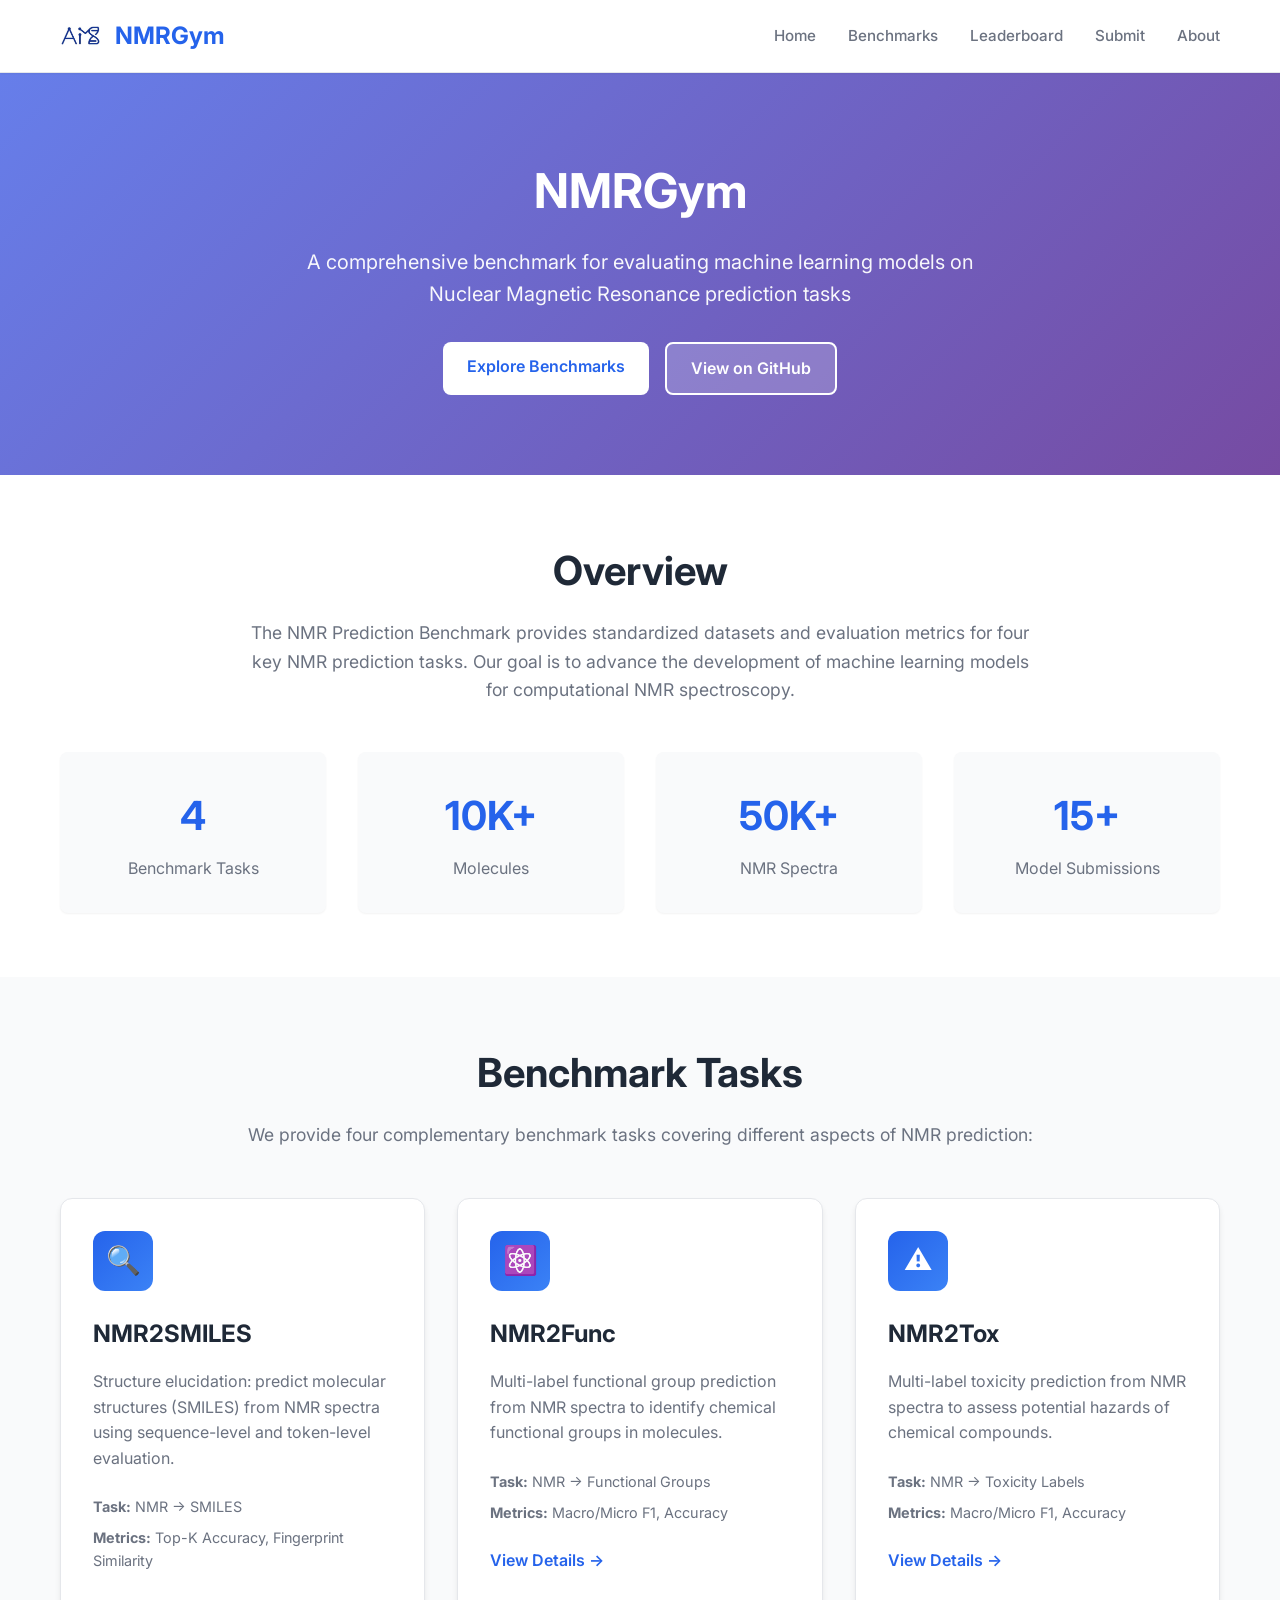
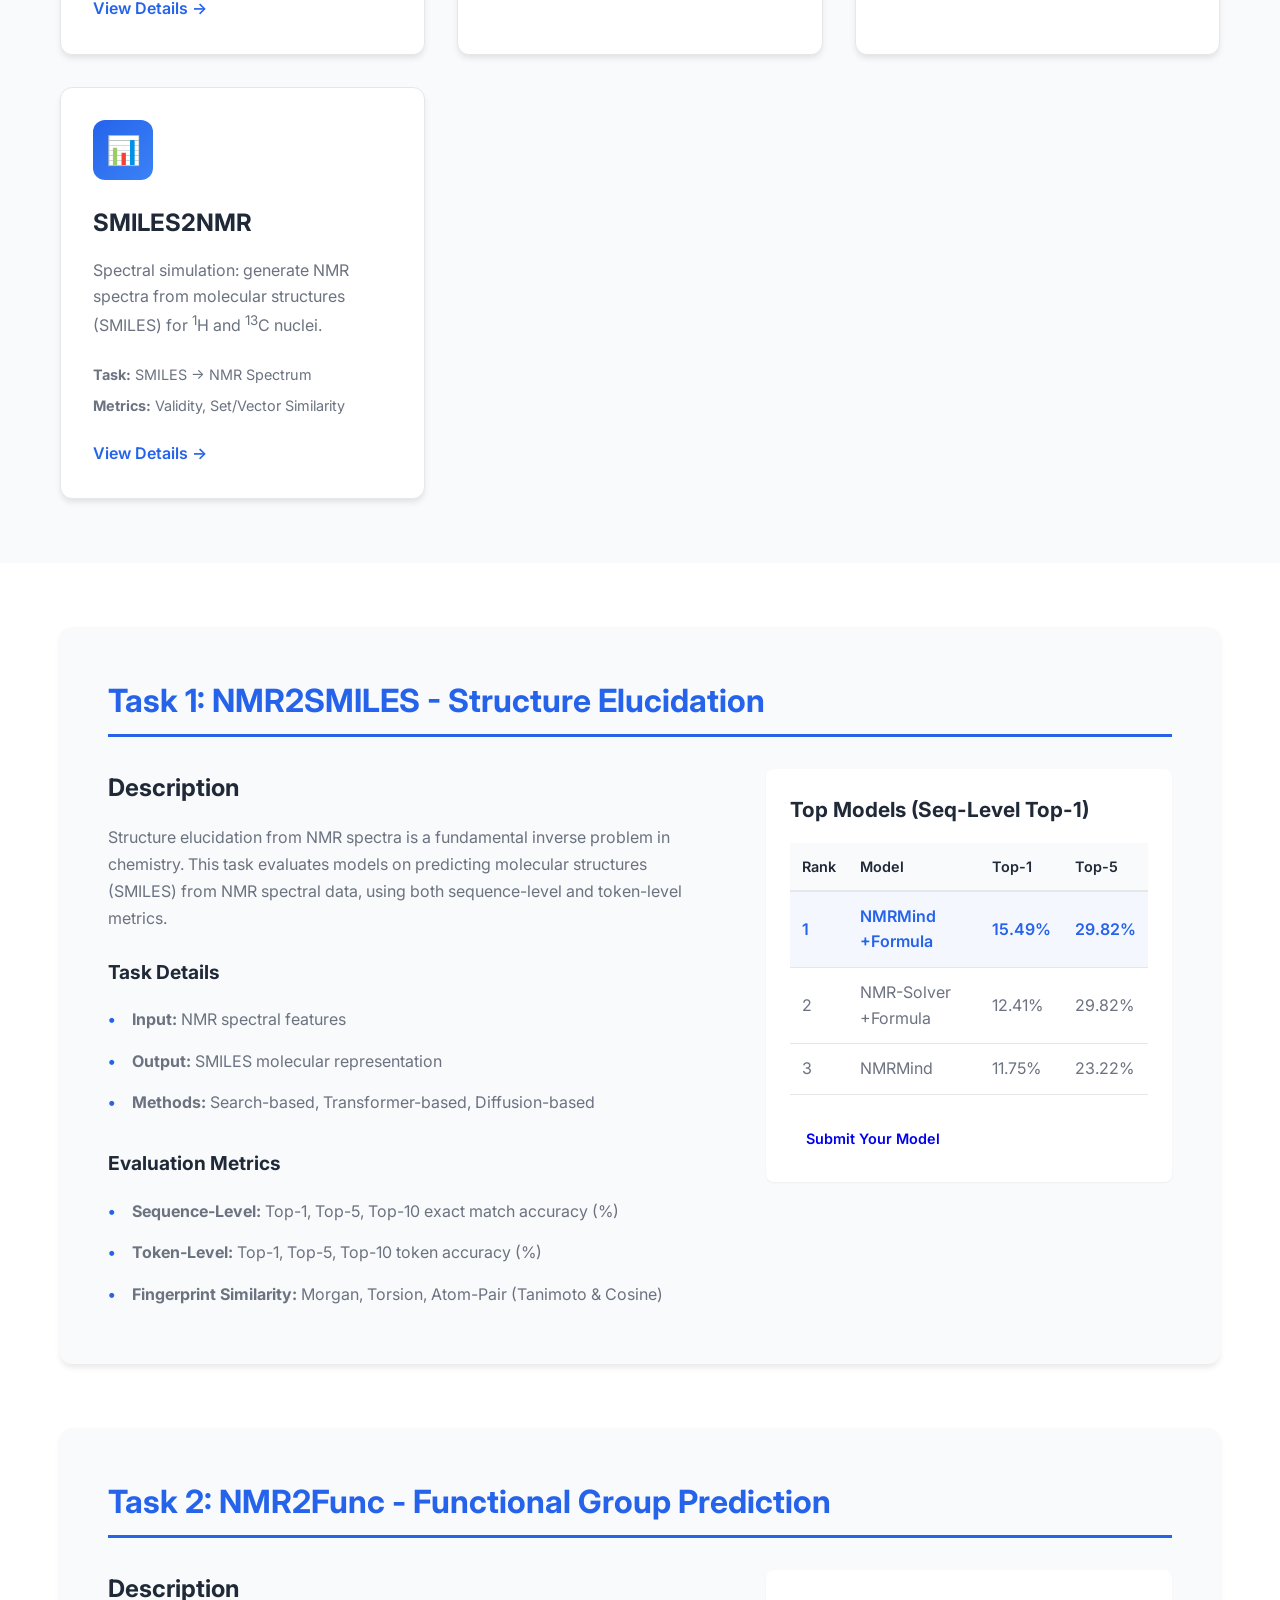
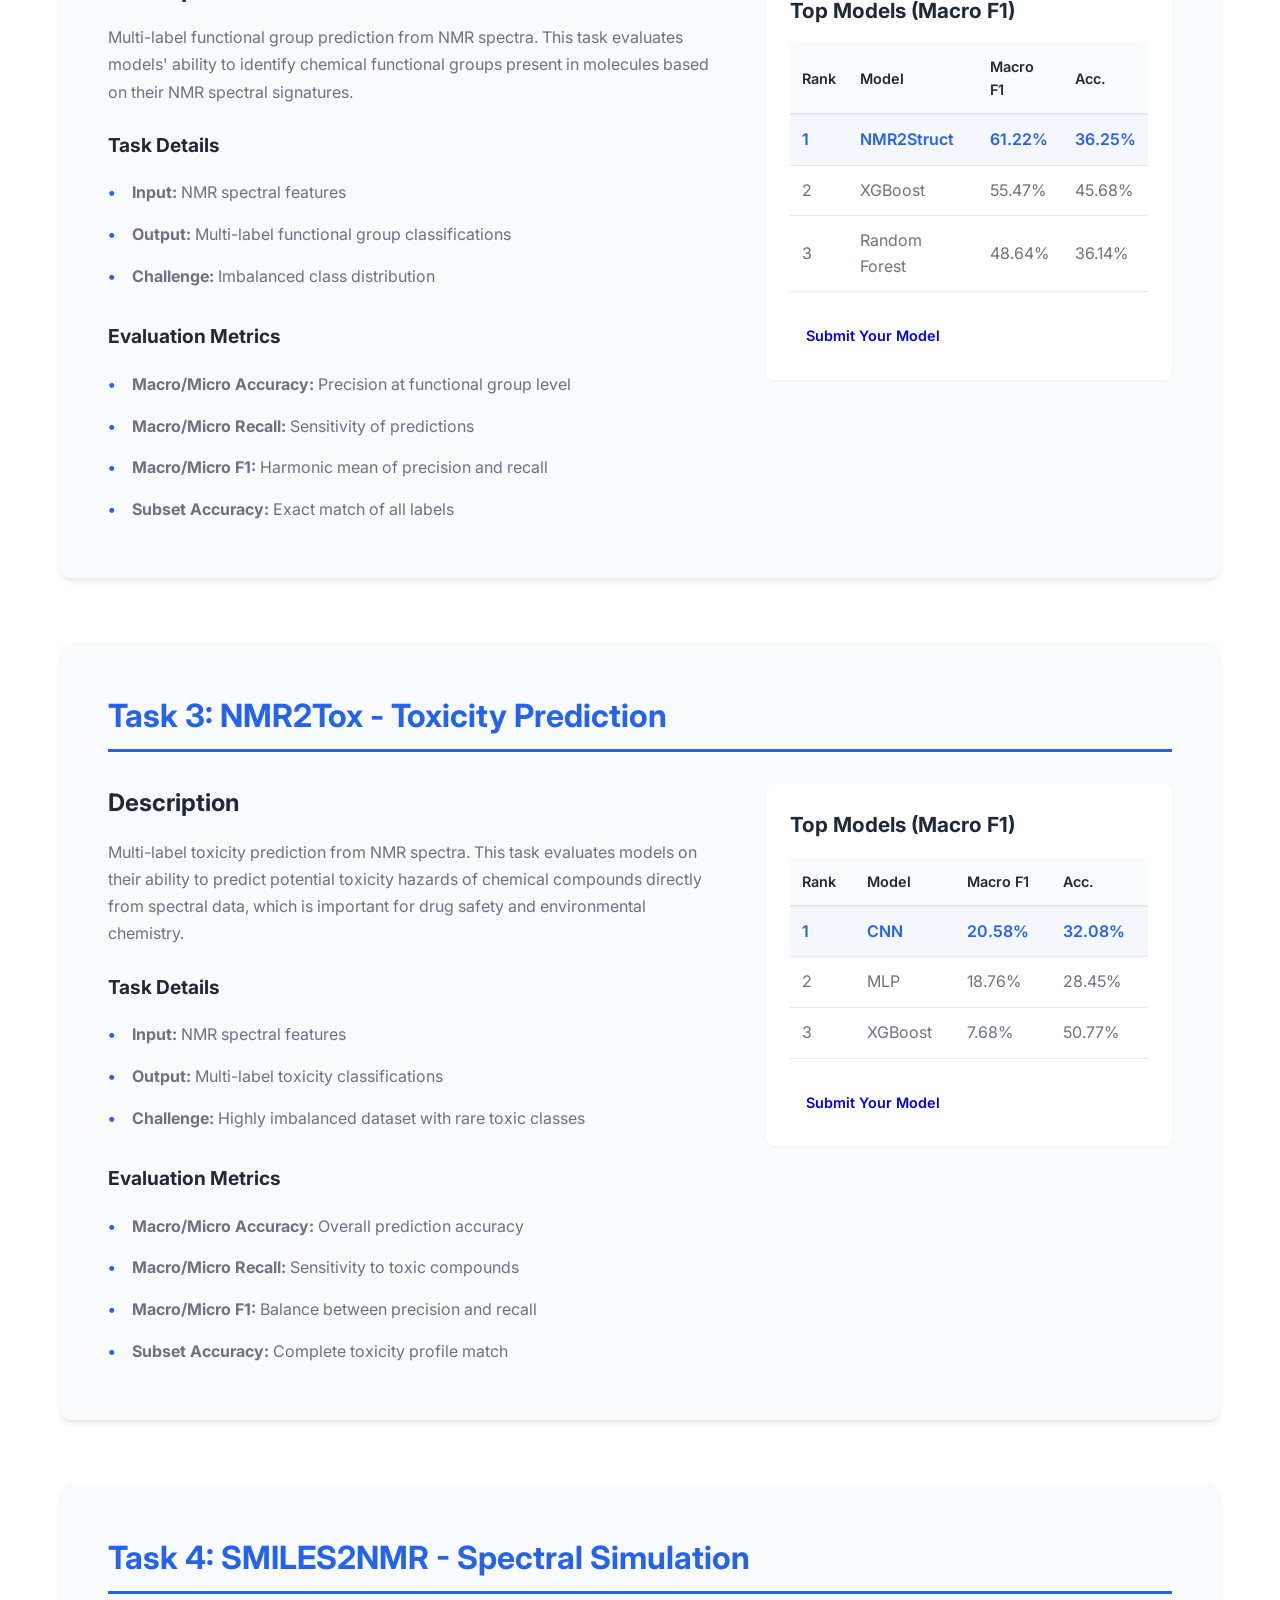
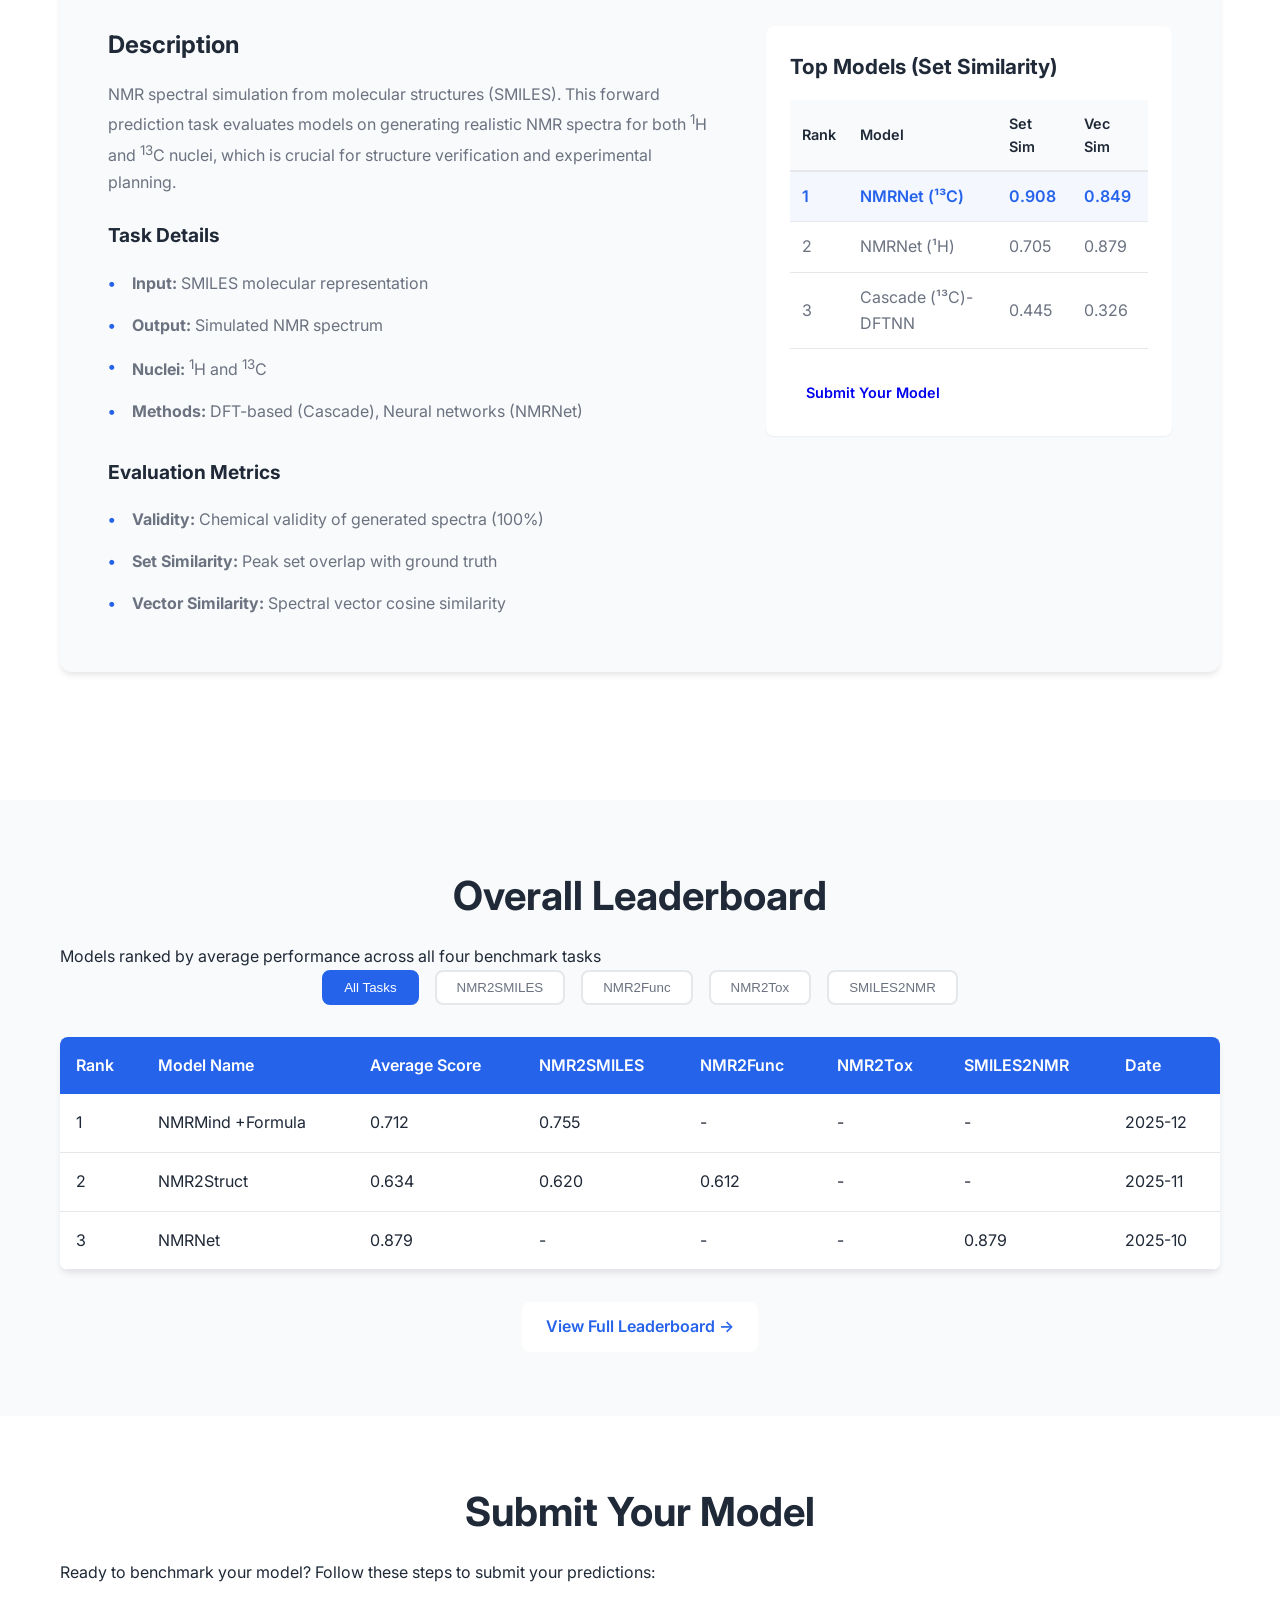
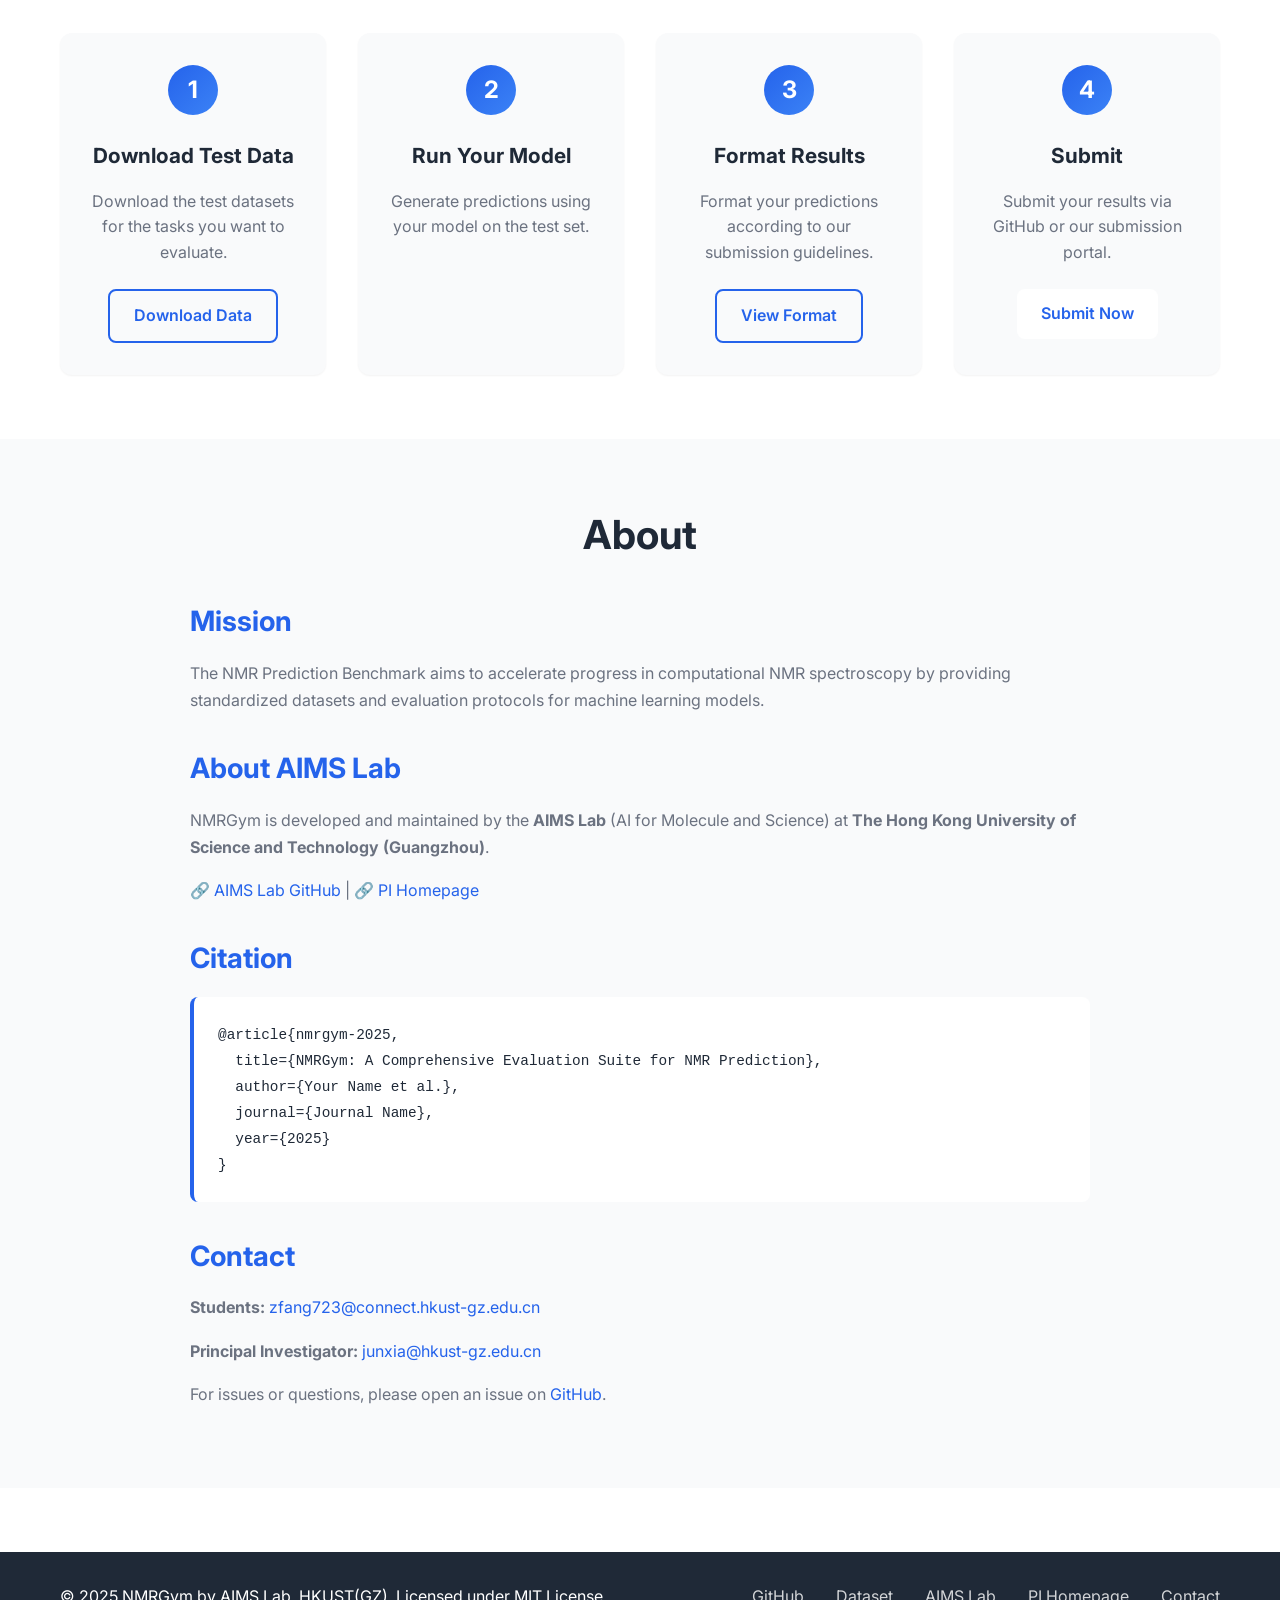
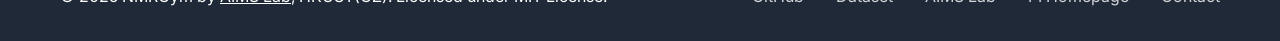
<file: index.html>
<!DOCTYPE html>
<html lang="en">
<head>
    <meta charset="UTF-8">
    <meta name="viewport" content="width=device-width, initial-scale=1.0">
    <title>NMRGym - NMR Prediction Benchmark</title>
    <link rel="stylesheet" href="css/style.css">
    <link href="https://fonts.googleapis.com/css2?family=Inter:wght@300;400;500;600;700&display=swap" rel="stylesheet">
</head>
<body>
    <!-- Header -->
    <header class="header">
        <div class="container">
            <div class="logo">
                <img src="images/aimslab.jpg" alt="AIMS Lab" style="height: 40px; margin-right: 15px;">
                <h1>NMRGym</h1>
            </div>
            <nav class="nav">
                <a href="#home">Home</a>
                <a href="#benchmarks">Benchmarks</a>
                <a href="leaderboard.html">Leaderboard</a>
                <a href="#submit">Submit</a>
                <a href="#about">About</a>
            </nav>
        </div>
    </header>

    <!-- Hero Section -->
    <section class="hero" id="home">
        <div class="container">
            <h1 class="hero-title">NMRGym</h1>
            <p class="hero-subtitle">A comprehensive benchmark for evaluating machine learning models on Nuclear Magnetic Resonance prediction tasks</p>
            <div class="hero-buttons">
                <a href="#benchmarks" class="btn btn-primary">Explore Benchmarks</a>
                <a href="https://github.com/Meaw0415/NMRGym-Benchmark" class="btn btn-secondary" target="_blank">View on GitHub</a>
            </div>
        </div>
    </section>

    <!-- Overview Section -->
    <section class="overview">
        <div class="container">
            <h2>Overview</h2>
            <p>The NMR Prediction Benchmark provides standardized datasets and evaluation metrics for four key NMR prediction tasks. Our goal is to advance the development of machine learning models for computational NMR spectroscopy.</p>

            <div class="stats">
                <div class="stat-item">
                    <h3>4</h3>
                    <p>Benchmark Tasks</p>
                </div>
                <div class="stat-item">
                    <h3>10K+</h3>
                    <p>Molecules</p>
                </div>
                <div class="stat-item">
                    <h3>50K+</h3>
                    <p>NMR Spectra</p>
                </div>
                <div class="stat-item">
                    <h3>15+</h3>
                    <p>Model Submissions</p>
                </div>
            </div>
        </div>
    </section>

    <!-- Benchmarks Section -->
    <section class="benchmarks" id="benchmarks">
        <div class="container">
            <h2>Benchmark Tasks</h2>
            <p class="section-intro">We provide four complementary benchmark tasks covering different aspects of NMR prediction:</p>

            <div class="benchmark-grid">
                <!-- Task 1: NMR2SMILES - Structure Elucidation -->
                <div class="benchmark-card">
                    <div class="benchmark-icon">
                        <span>🔍</span>
                    </div>
                    <h3>NMR2SMILES</h3>
                    <p class="benchmark-desc">Structure elucidation: predict molecular structures (SMILES) from NMR spectra using sequence-level and token-level evaluation.</p>
                    <div class="benchmark-stats">
                        <span><strong>Task:</strong> NMR → SMILES</span>
                        <span><strong>Metrics:</strong> Top-K Accuracy, Fingerprint Similarity</span>
                    </div>
                    <a href="#task1" class="benchmark-link">View Details →</a>
                </div>

                <!-- Task 2: NMR2Func - Functional Group Prediction -->
                <div class="benchmark-card">
                    <div class="benchmark-icon">
                        <span>⚛️</span>
                    </div>
                    <h3>NMR2Func</h3>
                    <p class="benchmark-desc">Multi-label functional group prediction from NMR spectra to identify chemical functional groups in molecules.</p>
                    <div class="benchmark-stats">
                        <span><strong>Task:</strong> NMR → Functional Groups</span>
                        <span><strong>Metrics:</strong> Macro/Micro F1, Accuracy</span>
                    </div>
                    <a href="#task2" class="benchmark-link">View Details →</a>
                </div>

                <!-- Task 3: NMR2Tox - Toxicity Prediction -->
                <div class="benchmark-card">
                    <div class="benchmark-icon">
                        <span>⚠️</span>
                    </div>
                    <h3>NMR2Tox</h3>
                    <p class="benchmark-desc">Multi-label toxicity prediction from NMR spectra to assess potential hazards of chemical compounds.</p>
                    <div class="benchmark-stats">
                        <span><strong>Task:</strong> NMR → Toxicity Labels</span>
                        <span><strong>Metrics:</strong> Macro/Micro F1, Accuracy</span>
                    </div>
                    <a href="#task3" class="benchmark-link">View Details →</a>
                </div>

                <!-- Task 4: SMILES2NMR - Spectrum Simulation -->
                <div class="benchmark-card">
                    <div class="benchmark-icon">
                        <span>📊</span>
                    </div>
                    <h3>SMILES2NMR</h3>
                    <p class="benchmark-desc">Spectral simulation: generate NMR spectra from molecular structures (SMILES) for <sup>1</sup>H and <sup>13</sup>C nuclei.</p>
                    <div class="benchmark-stats">
                        <span><strong>Task:</strong> SMILES → NMR Spectrum</span>
                        <span><strong>Metrics:</strong> Validity, Set/Vector Similarity</span>
                    </div>
                    <a href="#task4" class="benchmark-link">View Details →</a>
                </div>
            </div>
        </div>
    </section>

    <!-- Detailed Task Sections -->
    <section class="task-details">
        <div class="container">
            <!-- Task 1 Details: NMR2SMILES -->
            <div class="task-detail" id="task1">
                <h2>Task 1: NMR2SMILES - Structure Elucidation</h2>
                <div class="task-content">
                    <div class="task-description">
                        <h3>Description</h3>
                        <p>Structure elucidation from NMR spectra is a fundamental inverse problem in chemistry. This task evaluates models on predicting molecular structures (SMILES) from NMR spectral data, using both sequence-level and token-level metrics.</p>

                        <h4>Task Details</h4>
                        <ul>
                            <li><strong>Input:</strong> NMR spectral features</li>
                            <li><strong>Output:</strong> SMILES molecular representation</li>
                            <li><strong>Methods:</strong> Search-based, Transformer-based, Diffusion-based</li>
                        </ul>

                        <h4>Evaluation Metrics</h4>
                        <ul>
                            <li><strong>Sequence-Level:</strong> Top-1, Top-5, Top-10 exact match accuracy (%)</li>
                            <li><strong>Token-Level:</strong> Top-1, Top-5, Top-10 token accuracy (%)</li>
                            <li><strong>Fingerprint Similarity:</strong> Morgan, Torsion, Atom-Pair (Tanimoto & Cosine)</li>
                        </ul>
                    </div>
                    <div class="task-leaderboard">
                        <h3>Top Models (Seq-Level Top-1)</h3>
                        <table class="leaderboard-table">
                            <thead>
                                <tr>
                                    <th>Rank</th>
                                    <th>Model</th>
                                    <th>Top-1</th>
                                    <th>Top-5</th>
                                </tr>
                            </thead>
                            <tbody>
                                <tr>
                                    <td>1</td>
                                    <td>NMRMind +Formula</td>
                                    <td>15.49%</td>
                                    <td>29.82%</td>
                                </tr>
                                <tr>
                                    <td>2</td>
                                    <td>NMR-Solver +Formula</td>
                                    <td>12.41%</td>
                                    <td>29.82%</td>
                                </tr>
                                <tr>
                                    <td>3</td>
                                    <td>NMRMind</td>
                                    <td>11.75%</td>
                                    <td>23.22%</td>
                                </tr>
                            </tbody>
                        </table>
                        <a href="#submit" class="btn btn-small">Submit Your Model</a>
                    </div>
                </div>
            </div>

            <!-- Task 2 Details: NMR2Func -->
            <div class="task-detail" id="task2">
                <h2>Task 2: NMR2Func - Functional Group Prediction</h2>
                <div class="task-content">
                    <div class="task-description">
                        <h3>Description</h3>
                        <p>Multi-label functional group prediction from NMR spectra. This task evaluates models' ability to identify chemical functional groups present in molecules based on their NMR spectral signatures.</p>

                        <h4>Task Details</h4>
                        <ul>
                            <li><strong>Input:</strong> NMR spectral features</li>
                            <li><strong>Output:</strong> Multi-label functional group classifications</li>
                            <li><strong>Challenge:</strong> Imbalanced class distribution</li>
                        </ul>

                        <h4>Evaluation Metrics</h4>
                        <ul>
                            <li><strong>Macro/Micro Accuracy:</strong> Precision at functional group level</li>
                            <li><strong>Macro/Micro Recall:</strong> Sensitivity of predictions</li>
                            <li><strong>Macro/Micro F1:</strong> Harmonic mean of precision and recall</li>
                            <li><strong>Subset Accuracy:</strong> Exact match of all labels</li>
                        </ul>
                    </div>
                    <div class="task-leaderboard">
                        <h3>Top Models (Macro F1)</h3>
                        <table class="leaderboard-table">
                            <thead>
                                <tr>
                                    <th>Rank</th>
                                    <th>Model</th>
                                    <th>Macro F1</th>
                                    <th>Acc.</th>
                                </tr>
                            </thead>
                            <tbody>
                                <tr>
                                    <td>1</td>
                                    <td>NMR2Struct</td>
                                    <td>61.22%</td>
                                    <td>36.25%</td>
                                </tr>
                                <tr>
                                    <td>2</td>
                                    <td>XGBoost</td>
                                    <td>55.47%</td>
                                    <td>45.68%</td>
                                </tr>
                                <tr>
                                    <td>3</td>
                                    <td>Random Forest</td>
                                    <td>48.64%</td>
                                    <td>36.14%</td>
                                </tr>
                            </tbody>
                        </table>
                        <a href="#submit" class="btn btn-small">Submit Your Model</a>
                    </div>
                </div>
            </div>

            <!-- Task 3 Details: NMR2Tox -->
            <div class="task-detail" id="task3">
                <h2>Task 3: NMR2Tox - Toxicity Prediction</h2>
                <div class="task-content">
                    <div class="task-description">
                        <h3>Description</h3>
                        <p>Multi-label toxicity prediction from NMR spectra. This task evaluates models on their ability to predict potential toxicity hazards of chemical compounds directly from spectral data, which is important for drug safety and environmental chemistry.</p>

                        <h4>Task Details</h4>
                        <ul>
                            <li><strong>Input:</strong> NMR spectral features</li>
                            <li><strong>Output:</strong> Multi-label toxicity classifications</li>
                            <li><strong>Challenge:</strong> Highly imbalanced dataset with rare toxic classes</li>
                        </ul>

                        <h4>Evaluation Metrics</h4>
                        <ul>
                            <li><strong>Macro/Micro Accuracy:</strong> Overall prediction accuracy</li>
                            <li><strong>Macro/Micro Recall:</strong> Sensitivity to toxic compounds</li>
                            <li><strong>Macro/Micro F1:</strong> Balance between precision and recall</li>
                            <li><strong>Subset Accuracy:</strong> Complete toxicity profile match</li>
                        </ul>
                    </div>
                    <div class="task-leaderboard">
                        <h3>Top Models (Macro F1)</h3>
                        <table class="leaderboard-table">
                            <thead>
                                <tr>
                                    <th>Rank</th>
                                    <th>Model</th>
                                    <th>Macro F1</th>
                                    <th>Acc.</th>
                                </tr>
                            </thead>
                            <tbody>
                                <tr>
                                    <td>1</td>
                                    <td>CNN</td>
                                    <td>20.58%</td>
                                    <td>32.08%</td>
                                </tr>
                                <tr>
                                    <td>2</td>
                                    <td>MLP</td>
                                    <td>18.76%</td>
                                    <td>28.45%</td>
                                </tr>
                                <tr>
                                    <td>3</td>
                                    <td>XGBoost</td>
                                    <td>7.68%</td>
                                    <td>50.77%</td>
                                </tr>
                            </tbody>
                        </table>
                        <a href="#submit" class="btn btn-small">Submit Your Model</a>
                    </div>
                </div>
            </div>

            <!-- Task 4 Details: SMILES2NMR -->
            <div class="task-detail" id="task4">
                <h2>Task 4: SMILES2NMR - Spectral Simulation</h2>
                <div class="task-content">
                    <div class="task-description">
                        <h3>Description</h3>
                        <p>NMR spectral simulation from molecular structures (SMILES). This forward prediction task evaluates models on generating realistic NMR spectra for both <sup>1</sup>H and <sup>13</sup>C nuclei, which is crucial for structure verification and experimental planning.</p>

                        <h4>Task Details</h4>
                        <ul>
                            <li><strong>Input:</strong> SMILES molecular representation</li>
                            <li><strong>Output:</strong> Simulated NMR spectrum</li>
                            <li><strong>Nuclei:</strong> <sup>1</sup>H and <sup>13</sup>C</li>
                            <li><strong>Methods:</strong> DFT-based (Cascade), Neural networks (NMRNet)</li>
                        </ul>

                        <h4>Evaluation Metrics</h4>
                        <ul>
                            <li><strong>Validity:</strong> Chemical validity of generated spectra (100%)</li>
                            <li><strong>Set Similarity:</strong> Peak set overlap with ground truth</li>
                            <li><strong>Vector Similarity:</strong> Spectral vector cosine similarity</li>
                        </ul>
                    </div>
                    <div class="task-leaderboard">
                        <h3>Top Models (Set Similarity)</h3>
                        <table class="leaderboard-table">
                            <thead>
                                <tr>
                                    <th>Rank</th>
                                    <th>Model</th>
                                    <th>Set Sim</th>
                                    <th>Vec Sim</th>
                                </tr>
                            </thead>
                            <tbody>
                                <tr>
                                    <td>1</td>
                                    <td>NMRNet (¹³C)</td>
                                    <td>0.908</td>
                                    <td>0.849</td>
                                </tr>
                                <tr>
                                    <td>2</td>
                                    <td>NMRNet (¹H)</td>
                                    <td>0.705</td>
                                    <td>0.879</td>
                                </tr>
                                <tr>
                                    <td>3</td>
                                    <td>Cascade (¹³C)-DFTNN</td>
                                    <td>0.445</td>
                                    <td>0.326</td>
                                </tr>
                            </tbody>
                        </table>
                        <a href="#submit" class="btn btn-small">Submit Your Model</a>
                    </div>
                </div>
            </div>
        </div>
    </section>

    <!-- Leaderboard Section -->
    <section class="leaderboard-section" id="leaderboard">
        <div class="container">
            <h2>Overall Leaderboard</h2>
            <p>Models ranked by average performance across all four benchmark tasks</p>

            <div class="leaderboard-filters">
                <button class="filter-btn active" data-filter="all">All Tasks</button>
                <button class="filter-btn" data-filter="task1">NMR2SMILES</button>
                <button class="filter-btn" data-filter="task2">NMR2Func</button>
                <button class="filter-btn" data-filter="task3">NMR2Tox</button>
                <button class="filter-btn" data-filter="task4">SMILES2NMR</button>
            </div>

            <table class="leaderboard-table-full">
                <thead>
                    <tr>
                        <th>Rank</th>
                        <th>Model Name</th>
                        <th>Average Score</th>
                        <th>NMR2SMILES</th>
                        <th>NMR2Func</th>
                        <th>NMR2Tox</th>
                        <th>SMILES2NMR</th>
                        <th>Date</th>
                    </tr>
                </thead>
                <tbody>
                    <tr>
                        <td>1</td>
                        <td>NMRMind +Formula</td>
                        <td>0.712</td>
                        <td>0.755</td>
                        <td>-</td>
                        <td>-</td>
                        <td>-</td>
                        <td>2025-12</td>
                    </tr>
                    <tr>
                        <td>2</td>
                        <td>NMR2Struct</td>
                        <td>0.634</td>
                        <td>0.620</td>
                        <td>0.612</td>
                        <td>-</td>
                        <td>-</td>
                        <td>2025-11</td>
                    </tr>
                    <tr>
                        <td>3</td>
                        <td>NMRNet</td>
                        <td>0.879</td>
                        <td>-</td>
                        <td>-</td>
                        <td>-</td>
                        <td>0.879</td>
                        <td>2025-10</td>
                    </tr>
                </tbody>
            </table>

            <div style="text-align: center; margin-top: 2rem;">
                <a href="leaderboard.html" class="btn btn-primary">View Full Leaderboard →</a>
            </div>
        </div>
    </section>

    <!-- Submit Section -->
    <section class="submit-section" id="submit">
        <div class="container">
            <h2>Submit Your Model</h2>
            <p>Ready to benchmark your model? Follow these steps to submit your predictions:</p>

            <div class="submit-steps">
                <div class="step">
                    <div class="step-number">1</div>
                    <h3>Download Test Data</h3>
                    <p>Download the test datasets for the tasks you want to evaluate.</p>
                    <a href="https://huggingface.co/datasets/meaw0415/NMRGym" class="btn btn-outline" target="_blank">Download Data</a>
                </div>
                <div class="step">
                    <div class="step-number">2</div>
                    <h3>Run Your Model</h3>
                    <p>Generate predictions using your model on the test set.</p>
                </div>
                <div class="step">
                    <div class="step-number">3</div>
                    <h3>Format Results</h3>
                    <p>Format your predictions according to our submission guidelines.</p>
                    <a href="#" class="btn btn-outline">View Format</a>
                </div>
                <div class="step">
                    <div class="step-number">4</div>
                    <h3>Submit</h3>
                    <p>Submit your results via GitHub or our submission portal.</p>
                    <a href="#" class="btn btn-primary">Submit Now</a>
                </div>
            </div>
        </div>
    </section>

    <!-- About Section -->
    <section class="about-section" id="about">
        <div class="container">
            <h2>About</h2>
            <div class="about-content">
                <div class="about-text">
                    <h3>Mission</h3>
                    <p>The NMR Prediction Benchmark aims to accelerate progress in computational NMR spectroscopy by providing standardized datasets and evaluation protocols for machine learning models.</p>

                    <h3>About AIMS Lab</h3>
                    <p>NMRGym is developed and maintained by the <strong>AIMS Lab</strong> (AI for Molecule and Science) at <strong>The Hong Kong University of Science and Technology (Guangzhou)</strong>.</p>
                    <p>
                        <a href="https://github.com/AIMS-HKUSTGZ" target="_blank">🔗 AIMS Lab GitHub</a> |
                        <a href="https://junxia97.github.io/" target="_blank">🔗 PI Homepage</a>
                    </p>

                    <h3>Citation</h3>
                    <div class="citation-box">
                        <code>
@article{nmrgym-2025,<br>
&nbsp;&nbsp;title={NMRGym: A Comprehensive Evaluation Suite for NMR Prediction},<br>
&nbsp;&nbsp;author={Your Name et al.},<br>
&nbsp;&nbsp;journal={Journal Name},<br>
&nbsp;&nbsp;year={2025}<br>
}
                        </code>
                    </div>

                    <h3>Contact</h3>
                    <p><strong>Students:</strong> <a href="mailto:zfang723@connect.hkust-gz.edu.cn">zfang723@connect.hkust-gz.edu.cn</a></p>
                    <p><strong>Principal Investigator:</strong> <a href="mailto:junxia@hkust-gz.edu.cn">junxia@hkust-gz.edu.cn</a></p>
                    <p>For issues or questions, please open an issue on <a href="https://github.com/Meaw0415/NMRGym-Benchmark" target="_blank">GitHub</a>.</p>
                </div>
            </div>
        </div>
    </section>

    <!-- Footer -->
    <footer class="footer">
        <div class="container">
            <p>&copy; 2025 NMRGym by <a href="https://github.com/AIMS-HKUSTGZ" target="_blank" style="color: inherit; text-decoration: underline;">AIMS Lab</a>, HKUST(GZ). Licensed under MIT License.</p>
            <div class="footer-links">
                <a href="https://github.com/Meaw0415/NMRGym-Benchmark" target="_blank">GitHub</a>
                <a href="https://huggingface.co/datasets/meaw0415/NMRGym" target="_blank">Dataset</a>
                <a href="https://github.com/AIMS-HKUSTGZ" target="_blank">AIMS Lab</a>
                <a href="https://junxia97.github.io/" target="_blank">PI Homepage</a>
                <a href="mailto:junxia@hkust-gz.edu.cn">Contact</a>
            </div>
        </div>
    </footer>

    <script src="js/main.js"></script>
</body>
</html>
</file>
<file: css/style.css>
/* Reset and Base Styles */
* {
    margin: 0;
    padding: 0;
    box-sizing: border-box;
}

:root {
    --primary-color: #2563eb;
    --secondary-color: #1e40af;
    --accent-color: #3b82f6;
    --text-primary: #1f2937;
    --text-secondary: #6b7280;
    --background: #ffffff;
    --background-alt: #f9fafb;
    --border-color: #e5e7eb;
    --success-color: #10b981;
    --shadow-sm: 0 1px 2px 0 rgba(0, 0, 0, 0.05);
    --shadow-md: 0 4px 6px -1px rgba(0, 0, 0, 0.1);
    --shadow-lg: 0 10px 15px -3px rgba(0, 0, 0, 0.1);
    --shadow-xl: 0 20px 25px -5px rgba(0, 0, 0, 0.1);
}

body {
    font-family: 'Inter', -apple-system, BlinkMacSystemFont, 'Segoe UI', Roboto, sans-serif;
    line-height: 1.6;
    color: var(--text-primary);
    background-color: var(--background);
}

.container {
    max-width: 1200px;
    margin: 0 auto;
    padding: 0 20px;
}

/* Header */
.header {
    background-color: var(--background);
    border-bottom: 1px solid var(--border-color);
    position: sticky;
    top: 0;
    z-index: 1000;
    box-shadow: var(--shadow-sm);
}

.header .container {
    display: flex;
    justify-content: space-between;
    align-items: center;
    padding: 1rem 20px;
}

.logo {
    display: flex;
    align-items: center;
}

.logo h1 {
    font-size: 1.5rem;
    font-weight: 700;
    color: var(--primary-color);
}

.logo img {
    border-radius: 4px;
}

.nav {
    display: flex;
    gap: 2rem;
}

.nav a {
    text-decoration: none;
    color: var(--text-secondary);
    font-weight: 500;
    transition: color 0.3s ease;
    font-size: 0.95rem;
}

.nav a:hover {
    color: var(--primary-color);
}

/* Hero Section */
.hero {
    background: linear-gradient(135deg, #667eea 0%, #764ba2 100%);
    color: white;
    padding: 5rem 0;
    text-align: center;
}

.hero-title {
    font-size: 3rem;
    font-weight: 700;
    margin-bottom: 1rem;
}

.hero-subtitle {
    font-size: 1.25rem;
    margin-bottom: 2rem;
    opacity: 0.95;
    max-width: 700px;
    margin-left: auto;
    margin-right: auto;
}

.hero-buttons {
    display: flex;
    gap: 1rem;
    justify-content: center;
}

/* Buttons */
.btn {
    display: inline-block;
    padding: 0.75rem 1.5rem;
    border-radius: 0.5rem;
    text-decoration: none;
    font-weight: 600;
    transition: all 0.3s ease;
    cursor: pointer;
    border: none;
    font-size: 1rem;
}

.btn-primary {
    background-color: white;
    color: var(--primary-color);
}

.btn-primary:hover {
    transform: translateY(-2px);
    box-shadow: var(--shadow-lg);
}

.btn-secondary {
    background-color: rgba(255, 255, 255, 0.2);
    color: white;
    border: 2px solid white;
}

.btn-secondary:hover {
    background-color: rgba(255, 255, 255, 0.3);
}

.btn-outline {
    background-color: transparent;
    color: var(--primary-color);
    border: 2px solid var(--primary-color);
}

.btn-outline:hover {
    background-color: var(--primary-color);
    color: white;
}

.btn-small {
    padding: 0.5rem 1rem;
    font-size: 0.9rem;
}

/* Overview Section */
.overview {
    padding: 4rem 0;
    background-color: var(--background);
}

.overview h2 {
    font-size: 2.5rem;
    margin-bottom: 1rem;
    text-align: center;
}

.overview p {
    text-align: center;
    color: var(--text-secondary);
    max-width: 800px;
    margin: 0 auto 3rem;
    font-size: 1.1rem;
}

.stats {
    display: grid;
    grid-template-columns: repeat(auto-fit, minmax(200px, 1fr));
    gap: 2rem;
    margin-top: 3rem;
}

.stat-item {
    text-align: center;
    padding: 2rem;
    background-color: var(--background-alt);
    border-radius: 0.5rem;
    box-shadow: var(--shadow-sm);
    transition: transform 0.3s ease;
}

.stat-item:hover {
    transform: translateY(-5px);
    box-shadow: var(--shadow-md);
}

.stat-item h3 {
    font-size: 2.5rem;
    color: var(--primary-color);
    margin-bottom: 0.5rem;
}

.stat-item p {
    color: var(--text-secondary);
    font-size: 1rem;
    margin: 0;
}

/* Benchmarks Section */
.benchmarks {
    padding: 4rem 0;
    background-color: var(--background-alt);
}

.benchmarks h2 {
    font-size: 2.5rem;
    margin-bottom: 1rem;
    text-align: center;
}

.section-intro {
    text-align: center;
    color: var(--text-secondary);
    max-width: 800px;
    margin: 0 auto 3rem;
    font-size: 1.1rem;
}

.benchmark-grid {
    display: grid;
    grid-template-columns: repeat(auto-fit, minmax(280px, 1fr));
    gap: 2rem;
    margin-top: 3rem;
}

.benchmark-card {
    background-color: var(--background);
    padding: 2rem;
    border-radius: 0.75rem;
    box-shadow: var(--shadow-md);
    transition: all 0.3s ease;
    border: 1px solid var(--border-color);
}

.benchmark-card:hover {
    transform: translateY(-8px);
    box-shadow: var(--shadow-xl);
}

.benchmark-icon {
    width: 60px;
    height: 60px;
    background: linear-gradient(135deg, var(--primary-color), var(--accent-color));
    border-radius: 0.75rem;
    display: flex;
    align-items: center;
    justify-content: center;
    margin-bottom: 1.5rem;
}

.benchmark-icon span {
    font-size: 1.75rem;
    color: white;
    font-weight: 700;
}

.benchmark-card h3 {
    font-size: 1.5rem;
    margin-bottom: 1rem;
    color: var(--text-primary);
}

.benchmark-desc {
    color: var(--text-secondary);
    margin-bottom: 1.5rem;
    line-height: 1.6;
}

.benchmark-stats {
    display: flex;
    flex-direction: column;
    gap: 0.5rem;
    margin-bottom: 1.5rem;
    font-size: 0.9rem;
}

.benchmark-stats span {
    color: var(--text-secondary);
}

.benchmark-link {
    color: var(--primary-color);
    text-decoration: none;
    font-weight: 600;
    transition: color 0.3s ease;
}

.benchmark-link:hover {
    color: var(--secondary-color);
}

/* Task Details Section */
.task-details {
    padding: 4rem 0;
    background-color: var(--background);
}

.task-detail {
    margin-bottom: 4rem;
    padding: 3rem;
    background-color: var(--background-alt);
    border-radius: 0.75rem;
    box-shadow: var(--shadow-md);
}

.task-detail h2 {
    font-size: 2rem;
    margin-bottom: 2rem;
    color: var(--primary-color);
    border-bottom: 3px solid var(--primary-color);
    padding-bottom: 0.5rem;
}

.task-content {
    display: grid;
    grid-template-columns: 1.5fr 1fr;
    gap: 3rem;
}

.task-description h3 {
    font-size: 1.5rem;
    margin-bottom: 1rem;
    margin-top: 2rem;
}

.task-description h3:first-child {
    margin-top: 0;
}

.task-description h4 {
    font-size: 1.2rem;
    margin-bottom: 0.75rem;
    margin-top: 1.5rem;
    color: var(--text-primary);
}

.task-description p {
    color: var(--text-secondary);
    line-height: 1.7;
    margin-bottom: 1rem;
}

.task-description ul {
    list-style: none;
    padding-left: 0;
}

.task-description ul li {
    padding: 0.5rem 0;
    padding-left: 1.5rem;
    position: relative;
    color: var(--text-secondary);
}

.task-description ul li::before {
    content: "•";
    color: var(--primary-color);
    font-weight: bold;
    position: absolute;
    left: 0;
}

.task-leaderboard {
    background-color: var(--background);
    padding: 1.5rem;
    border-radius: 0.5rem;
    box-shadow: var(--shadow-sm);
    height: fit-content;
}

.task-leaderboard h3 {
    font-size: 1.3rem;
    margin-bottom: 1rem;
}

/* Tables */
.leaderboard-table {
    width: 100%;
    border-collapse: collapse;
    margin-bottom: 1.5rem;
}

.leaderboard-table thead {
    background-color: var(--background-alt);
}

.leaderboard-table th {
    padding: 0.75rem;
    text-align: left;
    font-weight: 600;
    color: var(--text-primary);
    border-bottom: 2px solid var(--border-color);
    font-size: 0.9rem;
}

.leaderboard-table td {
    padding: 0.75rem;
    border-bottom: 1px solid var(--border-color);
    color: var(--text-secondary);
}

.leaderboard-table tbody tr:hover {
    background-color: var(--background-alt);
}

.leaderboard-table tbody tr:first-child {
    background-color: rgba(37, 99, 235, 0.05);
}

.leaderboard-table tbody tr:first-child td {
    font-weight: 600;
    color: var(--primary-color);
}

/* Leaderboard Section */
.leaderboard-section {
    padding: 4rem 0;
    background-color: var(--background-alt);
}

.leaderboard-section h2 {
    font-size: 2.5rem;
    margin-bottom: 1rem;
    text-align: center;
}

.leaderboard-section > p {
    text-align: center;
    color: var(--text-secondary);
    margin-bottom: 2rem;
}

.leaderboard-filters {
    display: flex;
    justify-content: center;
    gap: 1rem;
    margin-bottom: 2rem;
    flex-wrap: wrap;
}

.filter-btn {
    padding: 0.5rem 1.25rem;
    border: 2px solid var(--border-color);
    background-color: var(--background);
    border-radius: 0.5rem;
    cursor: pointer;
    font-weight: 500;
    transition: all 0.3s ease;
    color: var(--text-secondary);
}

.filter-btn:hover {
    border-color: var(--primary-color);
    color: var(--primary-color);
}

.filter-btn.active {
    background-color: var(--primary-color);
    border-color: var(--primary-color);
    color: white;
}

.leaderboard-table-full {
    width: 100%;
    border-collapse: collapse;
    background-color: var(--background);
    border-radius: 0.5rem;
    overflow: hidden;
    box-shadow: var(--shadow-md);
}

.leaderboard-table-full thead {
    background-color: var(--primary-color);
    color: white;
}

.leaderboard-table-full th {
    padding: 1rem;
    text-align: left;
    font-weight: 600;
}

.leaderboard-table-full td {
    padding: 1rem;
    border-bottom: 1px solid var(--border-color);
}

.leaderboard-table-full tbody tr:hover {
    background-color: var(--background-alt);
}

/* Submit Section */
.submit-section {
    padding: 4rem 0;
    background-color: var(--background);
}

.submit-section h2 {
    font-size: 2.5rem;
    margin-bottom: 1rem;
    text-align: center;
}

.submit-section > p {
    text-align: center;
    color: var(--text-secondary);
    max-width: 800px;
    margin: 0 auto 3rem;
    font-size: 1.1rem;
}

.submit-steps {
    display: grid;
    grid-template-columns: repeat(auto-fit, minmax(250px, 1fr));
    gap: 2rem;
    margin-top: 3rem;
}

.step {
    text-align: center;
    padding: 2rem;
    background-color: var(--background-alt);
    border-radius: 0.75rem;
    box-shadow: var(--shadow-sm);
    transition: transform 0.3s ease;
}

.step:hover {
    transform: translateY(-5px);
    box-shadow: var(--shadow-md);
}

.step-number {
    width: 50px;
    height: 50px;
    background: linear-gradient(135deg, var(--primary-color), var(--accent-color));
    color: white;
    border-radius: 50%;
    display: flex;
    align-items: center;
    justify-content: center;
    font-size: 1.5rem;
    font-weight: 700;
    margin: 0 auto 1.5rem;
}

.step h3 {
    font-size: 1.3rem;
    margin-bottom: 1rem;
}

.step p {
    color: var(--text-secondary);
    margin-bottom: 1.5rem;
}

/* About Section */
.about-section {
    padding: 4rem 0;
    background-color: var(--background-alt);
}

.about-section h2 {
    font-size: 2.5rem;
    margin-bottom: 2rem;
    text-align: center;
}

.about-content {
    max-width: 900px;
    margin: 0 auto;
}

.about-text h3 {
    font-size: 1.75rem;
    margin-bottom: 1rem;
    margin-top: 2rem;
    color: var(--primary-color);
}

.about-text h3:first-child {
    margin-top: 0;
}

.about-text p {
    color: var(--text-secondary);
    line-height: 1.7;
    margin-bottom: 1rem;
}

.about-text a {
    color: var(--primary-color);
    text-decoration: none;
}

.about-text a:hover {
    text-decoration: underline;
}

.citation-box {
    background-color: var(--background);
    padding: 1.5rem;
    border-radius: 0.5rem;
    border-left: 4px solid var(--primary-color);
    margin: 1rem 0;
    overflow-x: auto;
}

.citation-box code {
    font-family: 'Courier New', monospace;
    color: var(--text-primary);
    font-size: 0.9rem;
    line-height: 1.6;
}

/* Footer */
.footer {
    background-color: var(--text-primary);
    color: white;
    padding: 2rem 0;
    margin-top: 4rem;
}

.footer .container {
    display: flex;
    justify-content: space-between;
    align-items: center;
    flex-wrap: wrap;
    gap: 1rem;
}

.footer p {
    margin: 0;
}

.footer-links {
    display: flex;
    gap: 2rem;
}

.footer-links a {
    color: white;
    text-decoration: none;
    opacity: 0.8;
    transition: opacity 0.3s ease;
}

.footer-links a:hover {
    opacity: 1;
}

/* Responsive Design */
@media (max-width: 768px) {
    .hero-title {
        font-size: 2rem;
    }

    .hero-subtitle {
        font-size: 1rem;
    }

    .nav {
        flex-direction: column;
        gap: 1rem;
    }

    .task-content {
        grid-template-columns: 1fr;
    }

    .benchmark-grid {
        grid-template-columns: 1fr;
    }

    .submit-steps {
        grid-template-columns: 1fr;
    }

    .stats {
        grid-template-columns: 1fr;
    }

    .footer .container {
        flex-direction: column;
        text-align: center;
    }

    .leaderboard-table-full {
        font-size: 0.85rem;
    }

    .leaderboard-table-full th,
    .leaderboard-table-full td {
        padding: 0.5rem;
    }
}

/* Smooth Scrolling */
html {
    scroll-behavior: smooth;
}

/* Selection */
::selection {
    background-color: var(--primary-color);
    color: white;
}
</file>
